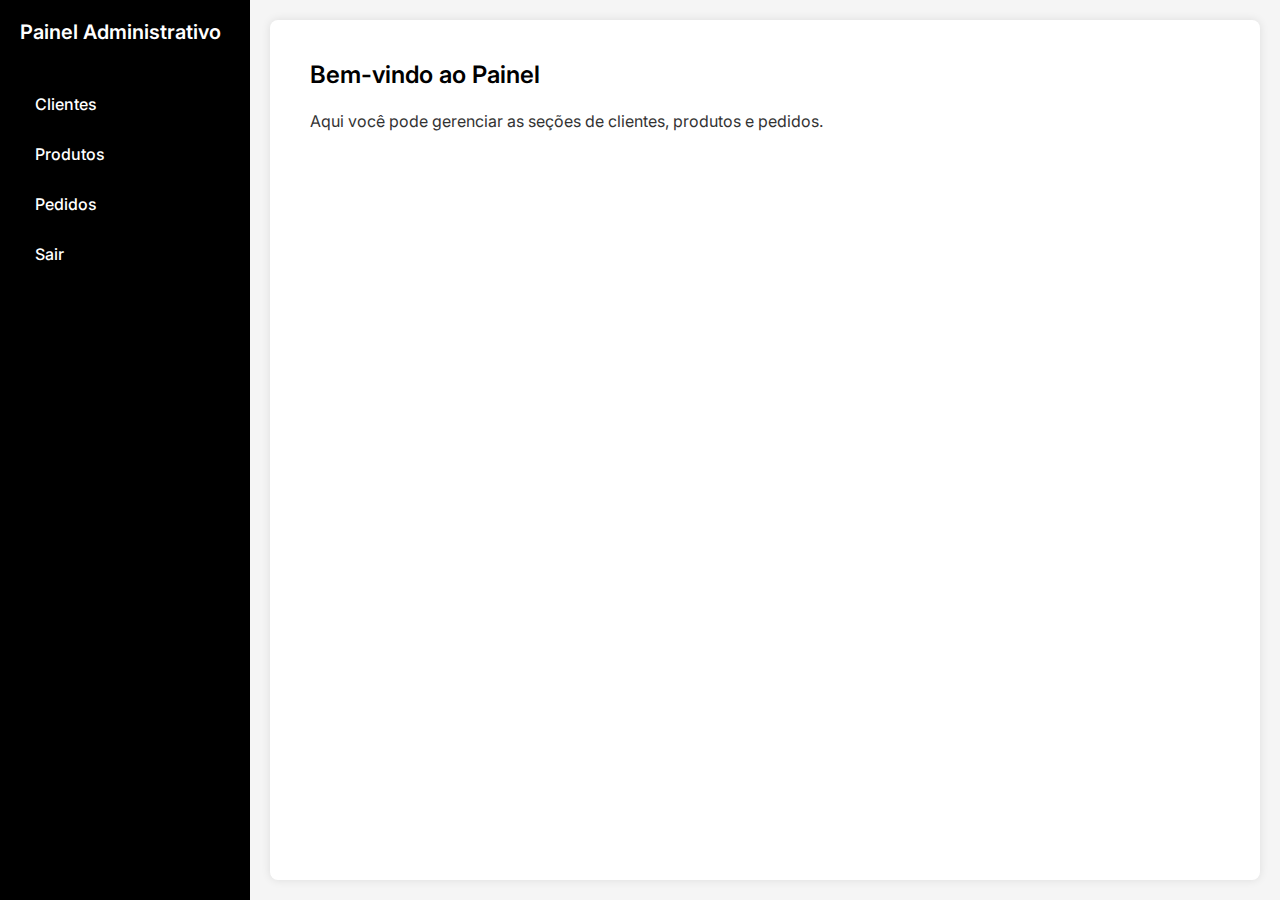
<file: frontend/generals/index.html>
<!DOCTYPE html>
<html lang="en">
<head>
    <meta charset="UTF-8">
    <meta name="viewport" content="width=device-width, initial-scale=1.0">
    <link rel="stylesheet" href="style.css">
    <title>Administrativo</title>
</head>
<body>
    <!DOCTYPE html>
<html lang="pt-br">
<head>
    <meta charset="UTF-8">
    <meta name="viewport" content="width=device-width, initial-scale=1.0">
    <title>Dashboard Administrativo</title>
    <link rel="stylesheet" href="style.css">
</head>
<body>
    <div class="dashboard">
        <!-- Sidebar -->
        <aside class="sidebar">
            <h2>Painel Administrativo</h2>
            <nav>
                <ul>
                    <li><a href="../customers/index.html">Clientes</a></li>
                    <li><a href="../products/index.html">Produtos</a></li>
                    <li><a href="../orders/index.html">Pedidos</a></li>
                    <li><a href="#" id="logout">Sair</a></li>
                </ul>
            </nav>
        </aside>

        <!-- Main Content -->
        <main class="content">
            <h1 id="welcomeMessage">Bem-vindo ao Painel </h1>
            <p>Aqui você pode gerenciar as seções de clientes, produtos e pedidos.</p>
        </main>
    </div>
    <script src="./script.js"></script>
</body>
</html>

</body>
</html>
</file>
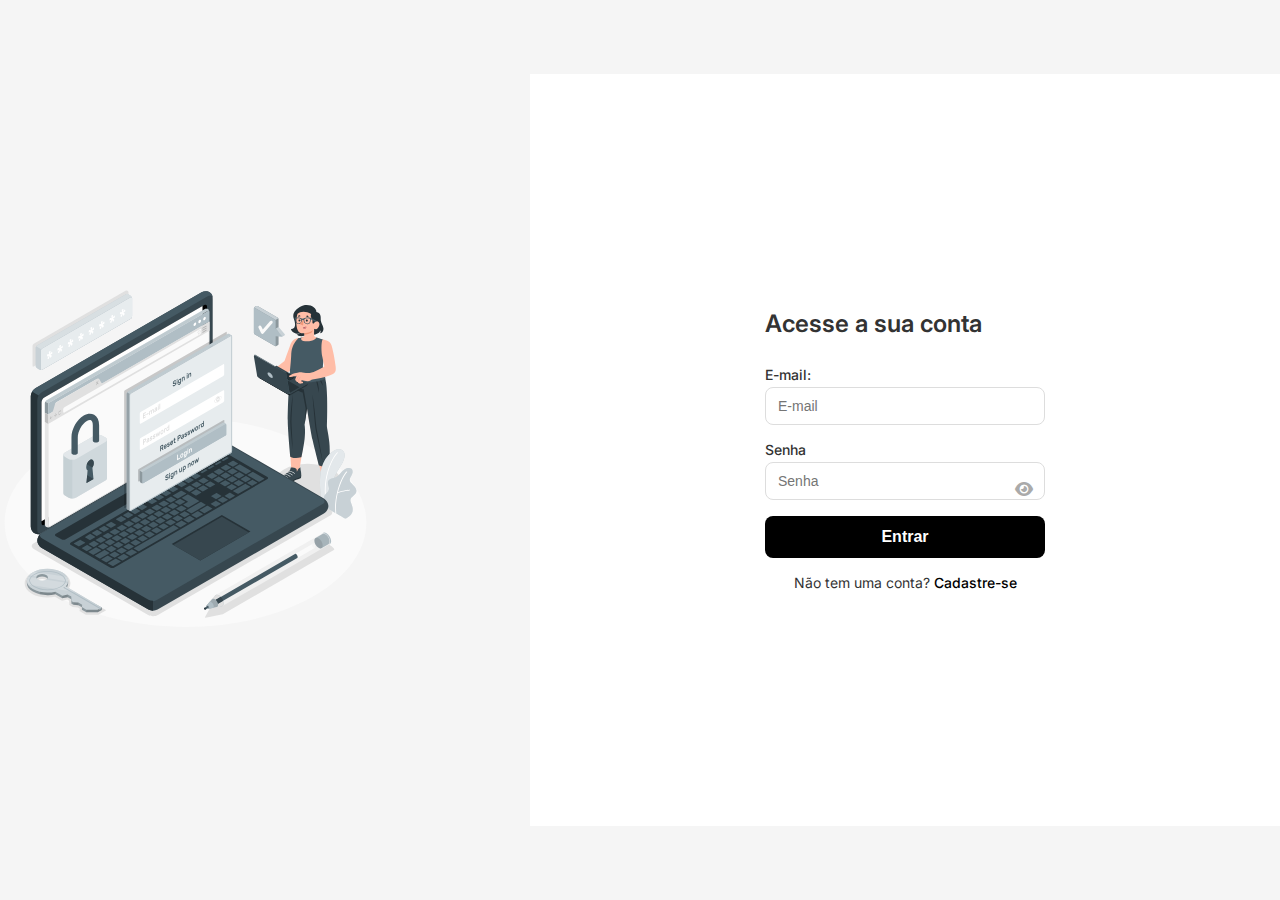
<file: frontend/login/index.html>
<!DOCTYPE html>
<html lang="pt-br">
<head>
    <meta charset="UTF-8">
    <meta name="viewport" content="width=device-width, initial-scale=1.0">
    <title>Login</title>
    <link href="https://cdnjs.cloudflare.com/ajax/libs/font-awesome/6.5.0/css/all.min.css" rel="stylesheet">
    <link rel="stylesheet" href="style.css">
</head>
<body>

    <section class="imageSection">
        <div class="loginImage">
            <img src="../assets/images/20602917_6333185.svg" alt="Imagem Login">
        </div>
    </section>
    
    <section class="formSection">
        <h1>Acesse a sua conta</h1>

        <br>

        <div class="form">
            <form id="loginForm">
                <label for="email">E-mail: </label>
                <input type="email" name="email" id="email" placeholder="E-mail">
                
                <label for="password">Senha</label>
                <div class="passwordWrapper">    
                    <input type="password" name="password" id="password" placeholder="Senha">
                    <i class="fas fa-eye togglePassword" id="togglePassword"></i>
                </div> 

                <button type="submit">Entrar</button>
            </form>

            <p class="redirect">
                Não tem uma conta? <a href="../register/index.html">Cadastre-se</a>
            </p>

        </div>
    
        <script src="script.js"></script>

    </section>

</body>
</html>
</file>
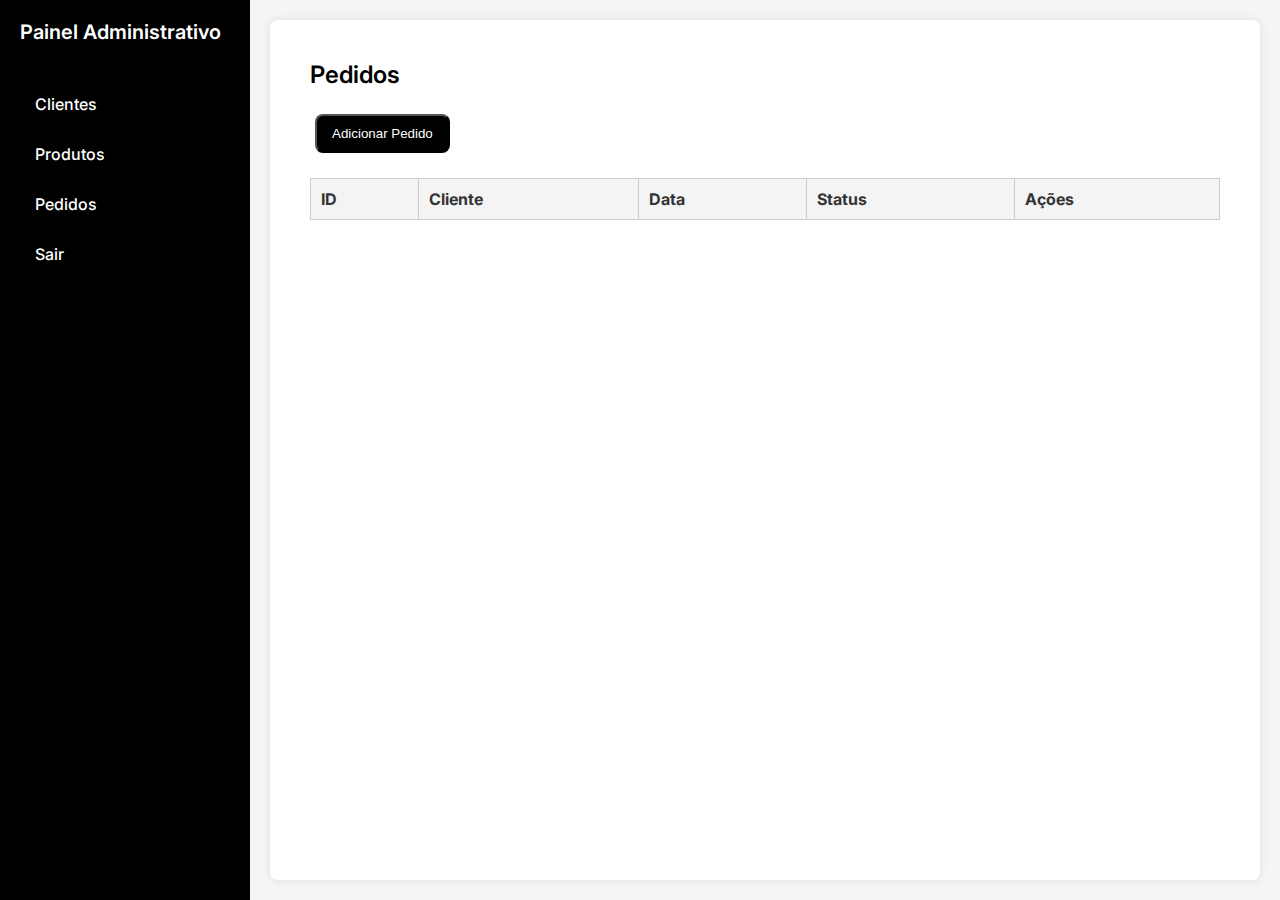
<file: frontend/orders/index.html>
<!DOCTYPE html>
<html lang="pt-br">
<head>
    <meta charset="UTF-8">
    <meta name="viewport" content="width=device-width, initial-scale=1.0">
    <link rel="stylesheet" href="../orders/style.css">
    <title>Pedidos</title>
</head>
<body>
    <div class="dashboard">
        <!-- Sidebar -->
        <aside class="sidebar">
            <h2>Painel Administrativo</h2>
            <nav>
                <ul>
                    <li><a href="../customers/index.html">Clientes</a></li>
                    <li><a href="../products/index.html">Produtos</a></li>
                    <li><a href="../orders/index.html" class="active">Pedidos</a></li>
                    <li><a href="../login/index.html" id="logout">Sair</a></li>
                </ul>
            </nav>
        </aside>
        <!-- Main Content -->
        <main class="content">
            <h1>Pedidos</h1>
            <button id="addOrderBtn">Adicionar Pedido</button>
            <table>
                <thead>
                    <tr>
                        <th>ID</th>
                        <th>Cliente</th>
                        <th>Data</th>
                        <th>Status</th>
                        <th>Ações</th>
                    </tr>
                </thead>
                <tbody id="ordersTable">
                    <!-- Dados carregados dinamicamente -->
                </tbody>
            </table>
        </main>
    </div>

    <script src="../orders/script.js"></script>
</body>
</html>
</file>
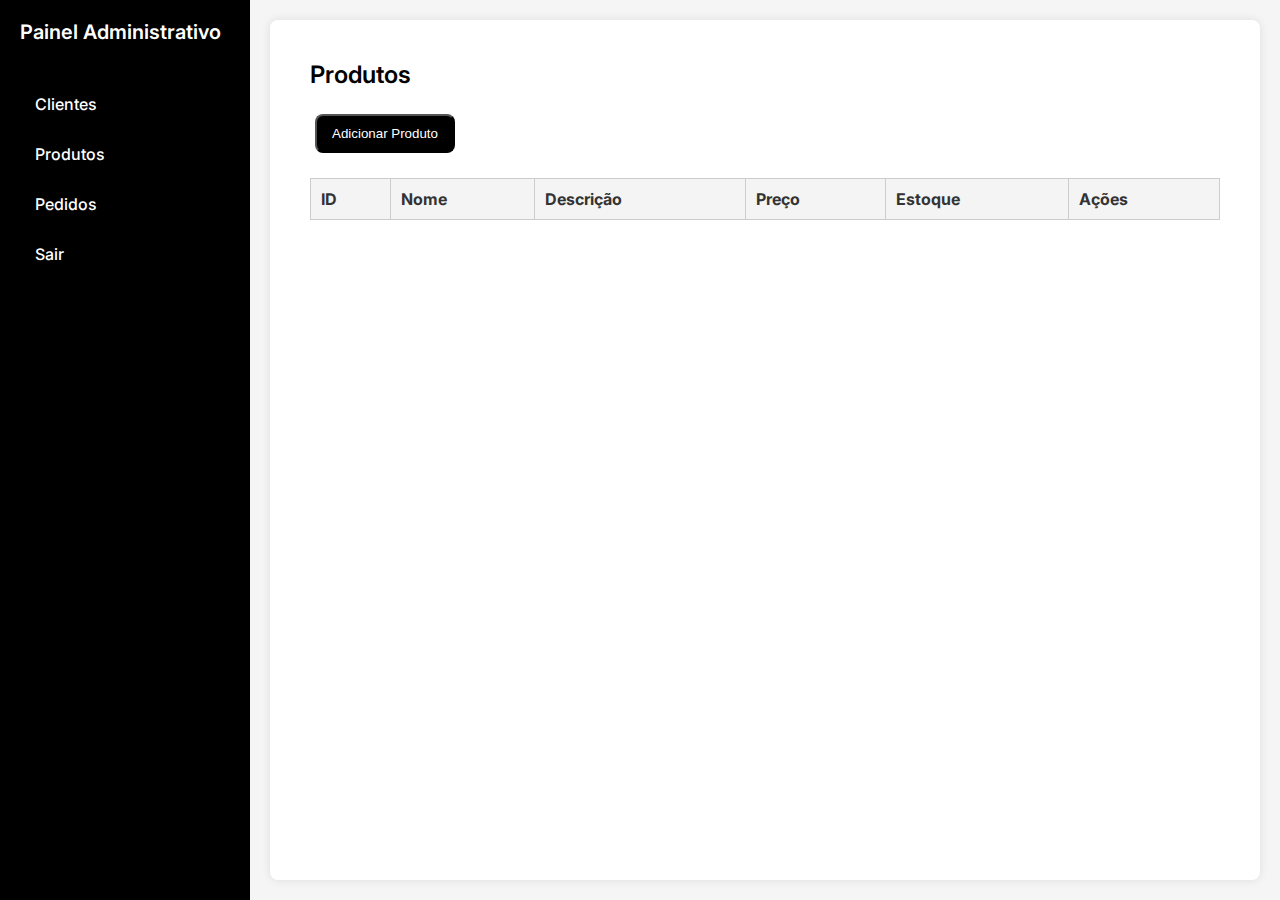
<file: frontend/products/index.html>
<!DOCTYPE html>
<html lang="pt-br">
<head>
    <meta charset="UTF-8">
    <meta name="viewport" content="width=device-width, initial-scale=1.0">
    <link rel="stylesheet" href="../products/style.css">
    <title>Produtos</title>
</head>
<body>
    <div class="dashboard">
        <!-- Sidebar -->
        <aside class="sidebar">
            <h2>Painel Administrativo</h2>
            <nav>
                <ul>
                    <li><a href="../customers/index.html" class="active">Clientes</a></li>
                    <li><a href="../products/index.html">Produtos</a></li>
                    <li><a href="../orders/index.html">Pedidos</a></li>
                    <li><a href="../login/index.html" id="logout">Sair</a></li>
                </ul>
            </nav>
        </aside>
        <!-- Main Content -->
        <main class="content">
            <h1>Produtos</h1>
            <button id="addProductsBtn">Adicionar Produto</button>
            <table>
                <thead>
                    <tr>
                        <th>ID</th>
                        <th>Nome</th>
                        <th>Descrição</th>
                        <th>Preço</th>
                        <th>Estoque</th>
                        <th>Ações</th>

                    </tr>
                </thead>
                <tbody id="productsTable">
                    <!-- Dados carregados dinamicamente -->
                </tbody>
            </table>
        </main>
    </div>

    <script src="../products/script.js"></script>
</body>
</html>
</file>
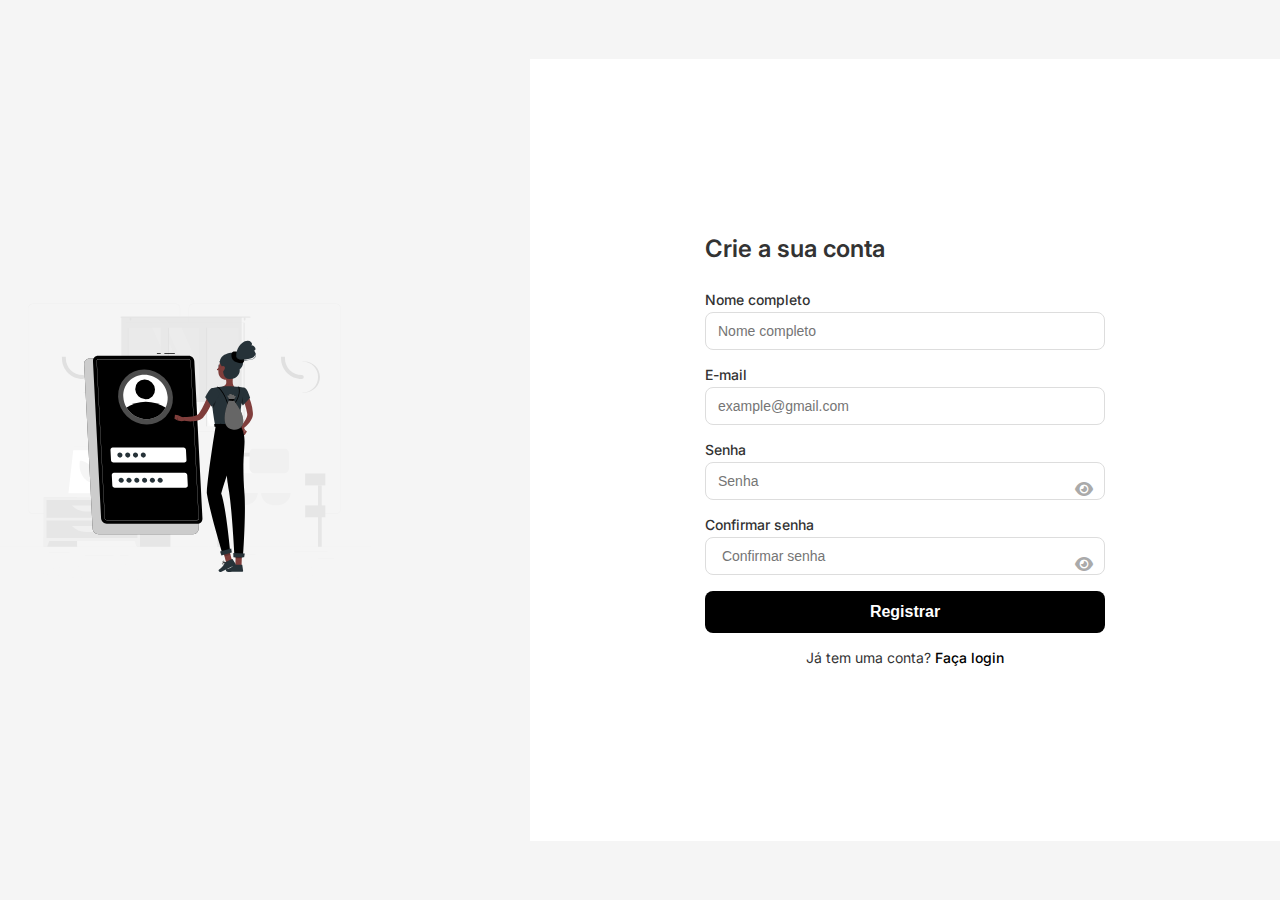
<file: frontend/register/index.html>
<!DOCTYPE html>
<html lang="pt-br">
<head>
    <meta charset="UTF-8">
    <meta name="viewport" content="width=device-width, initial-scale=1.0">
    <link rel="stylesheet" href="style.css">
    <link href="https://cdnjs.cloudflare.com/ajax/libs/font-awesome/6.5.0/css/all.min.css" rel="stylesheet">
    <title>Cadastro</title>
</head>
<body>
    
    <section class="imageSection">
        <div class="registerImage">
            <img src="../assets/images/6183517_3071354.svg" alt="Imagem de Cadastro">
        </div>
    </section>

    <section class="formSection">
        <h1>Crie a sua conta</h1>

        <br>

        <div class="form">
            <form id="registerForm">
                <label for="username">Nome completo</label>
                <input type="text" name="username" id="username" placeholder="Nome completo">

                <label for="email">E-mail</label>
                <input type="email" name="email" id="email" placeholder="example@gmail.com">

                <label for="password">Senha</label>
                <div class="passwordWrapper">    
                    <input type="password" name="password" id="password" placeholder="Senha">
                    <i class="fas fa-eye togglePassword" id="togglePassword"></i>
                </div>   

                <label for="passwordConfirm">Confirmar senha</label>
                <div class=" passwordWrapper">
                    <input type="password" name="passwordConfirm" id="passwordConfirm" placeholder=" Confirmar senha">
                    <i class="fas fa-eye togglePassword" id="togglePasswordConfirm"></i>
                </div>

                <button type="submit">Registrar</button>
            </form>

            <p class="redirect">
                Já tem uma conta? <a href="../login/index.html">Faça login</a>
            </p>

        </div>

        <script src="script.js"></script>

    </section>

</body>
</html>
</file>
<file: frontend/generals/style.css>
/* Fontes e Reset */
@import url('https://fonts.googleapis.com/css2?family=Inter:wght@400;500;600&display=swap');

* {
    margin: 0;
    padding: 0;
    box-sizing: border-box;
}

body {
    font-family: 'Inter', sans-serif;
    background-color: #f5f5f5;
    color: #333;
    height: 100vh;
    display: flex;
}

/* Estrutura do Dashboard */
.dashboard {
    display: flex;
    width: 100%;
    height: 100%;
}

/* Sidebar */
.sidebar {
    width: 250px;
    background: #000000;
    color: #fff;
    padding: 20px;
    display: flex;
    flex-direction: column;
    align-items: flex-start;
    gap: 20px;
}

.sidebar h2 {
    font-size: 20px;
    font-weight: 600;
    margin-bottom: 20px;
    text-align: left;
}

.sidebar nav ul {
    list-style: none;
    display: flex;
    flex-direction: column;
    gap: 10px;
    width: 100%;
}

.sidebar nav ul li {
    width: 100%;
}

.sidebar nav ul li a {
    text-decoration: none;
    color: #fff;
    font-size: 16px;
    font-weight: 500;
    padding: 10px 15px;
    display: block;
    border-radius: 8px;
    transition: background 0.2s ease;
}

.sidebar nav ul li a:hover {
    background: #333;
}

/* Conteúdo Principal */
.content {
    flex: 1;
    padding: 40px;
    overflow-y: auto;
    background-color: #fff;
    box-shadow: 0 0 10px rgba(0, 0, 0, 0.1);
    border-radius: 8px;
    margin: 20px;
}

.content h1 {
    font-size: 24px;
    font-weight: 600;
    margin-bottom: 20px;
    color: #000000;
}

.content p {
    font-size: 16px;
    color: #333;
    line-height: 1.5;
}

/* Responsividade */
@media (max-width: 768px) {
    .sidebar {
        width: 200px;
    }

    .content {
        padding: 20px;
        margin: 10px;
    }
}
</file>
<file: frontend/login/style.css>
/* Fontes e Reset */
@import url('https://fonts.googleapis.com/css2?family=Inter:wght@400;500;600&display=swap');
* {
    margin: 0;
    padding: 0;
    box-sizing: border-box;
}
body {
    font-family: 'Inter', sans-serif;
    background-color: #f5f5f5;
    color: #333;
    display: flex;
    align-items: center;
    justify-content: center;
    height: 100vh;
}

/* Contêiner principal */
.container {
    width: 100%;
    max-width: 1200px;
    padding: 20px;
    display: flex;
    align-items: center;
    justify-content: flex-end; /* Move o conteúdo para a direita */
    gap: 20px;
}

/* Imagem */
.imageSection {
    flex: 1;
}

.imageSection img {
    max-width: 70%;
    height: auto;
}

/* Formulário e título */
.formSection {
    flex: 1;
    max-width: 750px;
    background: #fff;
    padding: 235px;
}

h1 {
    font-size: 24px;
    font-weight: 600;
    color: #333;
    margin-bottom: 8px;
    text-align: left;
}

label {
    font-size: 14px;
    font-weight: 500;
    margin-bottom: 4px;
    display: block;
    color: #333;
}

input {
    width: 100%;
    padding: 10px 12px;
    margin-bottom: 16px;
    border: 1px solid #ddd;
    border-radius: 8px;
    font-size: 14px;
    color: #333;
    outline: none;
    transition: border-color 0.2s ease;
}

input:focus {
    border-color: #000000;
    box-shadow: 0 0 0 3px rgba(0, 0, 0, 0.2);
}

/* Campo de senha com ícone */
.passwordWrapper {
    position: relative;
}

.passwordWrapper i {
    position: absolute;
    top: 50%;
    right: 12px;
    transform: translateY(-50%);
    cursor: pointer;
    color: #aaa;
    font-size: 16px;
    transition: color 0.2s ease;
}

.passwordWrapper i:hover {
    color: #000000;
}

/* Botão */
button {
    width: 100%;
    padding: 12px;
    background: #000000;
    color: #fff;
    border: none;
    border-radius: 8px;
    font-size: 16px;
    font-weight: 600;
    cursor: pointer;
    transition: background-color 0.2s ease;
}

button:hover {
    background: #0f0f0f;
}

/* Redirecionamento */
.redirect {
    margin-top: 16px;
    font-size: 14px;
    text-align: center;
}

.redirect a {
    color: #000000;
    text-decoration: none;
    font-weight: 500;
}

.redirect a:hover {
    text-decoration: underline;
}
</file>
<file: frontend/orders/style.css>
/* Fontes e Reset */
@import url('https://fonts.googleapis.com/css2?family=Inter:wght@400;500;600&display=swap');

* {
    margin: 0;
    padding: 0;
    box-sizing: border-box;
}

body {
    font-family: 'Inter', sans-serif;
    background-color: #f5f5f5;
    color: #333;
    height: 100vh;
    display: flex;
}

/* Estrutura do Dashboard */
.dashboard {
    display: flex;
    width: 100%;
    height: 100%;
}

/* Sidebar */
.sidebar {
    width: 250px;
    background: #000000;
    color: #fff;
    padding: 20px;
    display: flex;
    flex-direction: column;
    align-items: flex-start;
    gap: 20px;
}

.sidebar h2 {
    font-size: 20px;
    font-weight: 600;
    margin-bottom: 20px;
    text-align: left;
}

.sidebar nav ul {
    list-style: none;
    display: flex;
    flex-direction: column;
    gap: 10px;
    width: 100%;
}

.sidebar nav ul li {
    width: 100%;
}

.sidebar nav ul li a {
    text-decoration: none;
    color: #fff;
    font-size: 16px;
    font-weight: 500;
    padding: 10px 15px;
    display: block;
    border-radius: 8px;
    transition: background 0.2s ease;
}

.sidebar nav ul li a:hover {
    background: #333;
}

/* Conteúdo Principal */
.content {
    flex: 1;
    padding: 40px;
    overflow-y: auto;
    background-color: #fff;
    box-shadow: 0 0 10px rgba(0, 0, 0, 0.1);
    border-radius: 8px;
    margin: 20px;
}

.content h1 {
    font-size: 24px;
    font-weight: 600;
    margin-bottom: 20px;
    color: #000000;
}

.content p {
    font-size: 16px;
    color: #333;
    line-height: 1.5;
}

table {
    width: 100%;
    border-collapse: collapse;
    margin-top: 20px;
}

table th, table td {
    border: 1px solid #ccc;
    padding: 10px;
    text-align: left;
}

table th {
    background-color: #f4f4f4;
}

button {
    padding: 10px 15px;
    margin: 5px;
    background-color: #000000;
    color: white;
    border-radius: 8px;
    cursor: pointer;
}

button:hover {
    background-color: #292929;
}


/* Responsividade */
@media (max-width: 768px) {
    .sidebar {
        width: 200px;
    }

    .content {
        padding: 20px;
        margin: 10px;
    }
}
</file>
<file: frontend/products/style.css>
/* Fontes e Reset */
@import url('https://fonts.googleapis.com/css2?family=Inter:wght@400;500;600&display=swap');

* {
    margin: 0;
    padding: 0;
    box-sizing: border-box;
}

body {
    font-family: 'Inter', sans-serif;
    background-color: #f5f5f5;
    color: #333;
    height: 100vh;
    display: flex;
}

/* Estrutura do Dashboard */
.dashboard {
    display: flex;
    width: 100%;
    height: 100%;
}

/* Sidebar */
.sidebar {
    width: 250px;
    background: #000000;
    color: #fff;
    padding: 20px;
    display: flex;
    flex-direction: column;
    align-items: flex-start;
    gap: 20px;
}

.sidebar h2 {
    font-size: 20px;
    font-weight: 600;
    margin-bottom: 20px;
    text-align: left;
}

.sidebar nav ul {
    list-style: none;
    display: flex;
    flex-direction: column;
    gap: 10px;
    width: 100%;
}

.sidebar nav ul li {
    width: 100%;
}

.sidebar nav ul li a {
    text-decoration: none;
    color: #fff;
    font-size: 16px;
    font-weight: 500;
    padding: 10px 15px;
    display: block;
    border-radius: 8px;
    transition: background 0.2s ease;
}

.sidebar nav ul li a:hover {
    background: #333;
}

/* Conteúdo Principal */
.content {
    flex: 1;
    padding: 40px;
    overflow-y: auto;
    background-color: #fff;
    box-shadow: 0 0 10px rgba(0, 0, 0, 0.1);
    border-radius: 8px;
    margin: 20px;
}

.content h1 {
    font-size: 24px;
    font-weight: 600;
    margin-bottom: 20px;
    color: #000000;
}

.content p {
    font-size: 16px;
    color: #333;
    line-height: 1.5;
}

table {
    width: 100%;
    border-collapse: collapse;
    margin-top: 20px;
}

table th, table td {
    border: 1px solid #ccc;
    padding: 10px;
    text-align: left;
}

table th {
    background-color: #f4f4f4;
}

button {
    padding: 10px 15px;
    margin: 5px;
    background-color: #000000;
    color: white;
    border-radius: 8px;
    cursor: pointer;
}

button:hover {
    background-color: #292929;
}


/* Responsividade */
@media (max-width: 768px) {
    .sidebar {
        width: 200px;
    }

    .content {
        padding: 20px;
        margin: 10px;
    }
}
</file>
<file: frontend/register/style.css>
/* Fontes e Reset */
@import url('https://fonts.googleapis.com/css2?family=Inter:wght@400;500;600&display=swap');
* {
    margin: 0;
    padding: 0;
    box-sizing: border-box;
}
body {
    font-family: 'Inter', sans-serif;
    background-color: #f5f5f5;
    color: #333;
    display: flex;
    align-items: center;
    justify-content: center;
    height: 100vh;
}

/* Contêiner principal */
.container {
    width: 100%;
    max-width: 1200px;
    padding: 20px;
    display: flex;
    align-items: center;
    justify-content: flex-end; /* Move o conteúdo para a direita */
    gap: 20px;
}

/* Imagem */
.imageSection {
    flex: 1;
}

.imageSection img {
    max-width: 70%;
    height: auto;
}

/* Formulário e título */
.formSection {
    flex: 1;
    max-width: 750px;
    background: #fff;
    padding: 175px;
}

h1 {
    font-size: 24px;
    font-weight: 600;
    color: #333;
    margin-bottom: 8px;
    text-align: left;
}

label {
    font-size: 14px;
    font-weight: 500;
    margin-bottom: 4px;
    display: block;
    color: #333;
}

input {
    width: 100%;
    padding: 10px 12px;
    margin-bottom: 16px;
    border: 1px solid #ddd;
    border-radius: 8px;
    font-size: 14px;
    color: #333;
    outline: none;
    transition: border-color 0.2s ease;
}

input:focus {
    border-color: #000000;
    box-shadow: 0 0 0 3px rgba(0, 0, 0, 0.2);
}

/* Campo de senha com ícone */
.passwordWrapper {
    position: relative;
}

.passwordWrapper i {
    position: absolute;
    top: 50%;
    right: 12px;
    transform: translateY(-50%);
    cursor: pointer;
    color: #aaa;
    font-size: 16px;
    transition: color 0.2s ease;
}

.passwordWrapper i:hover {
    color: #000000;
}

/* Botão */
button {
    width: 100%;
    padding: 12px;
    background: #000000;
    color: #fff;
    border: none;
    border-radius: 8px;
    font-size: 16px;
    font-weight: 600;
    cursor: pointer;
    transition: background-color 0.2s ease;
}

button:hover {
    background: #2a2a2a;
}

/* Redirecionamento */
.redirect {
    margin-top: 16px;
    font-size: 14px;
    text-align: center;
}

.redirect a {
    color: #000000;
    text-decoration: none;
    font-weight: 500;
}

.redirect a:hover {
    text-decoration: underline;
}
</file>
